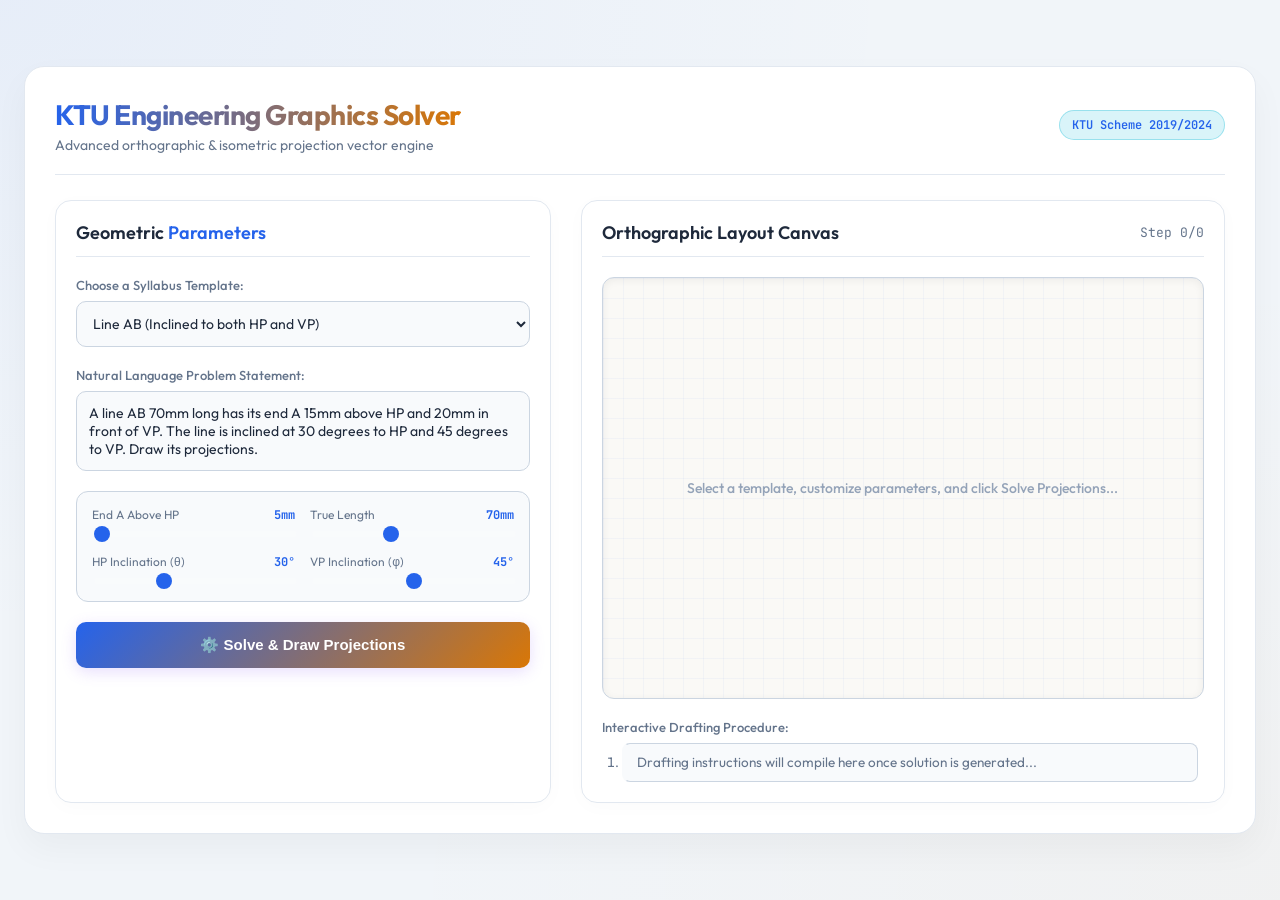
<file: index.html>
<!DOCTYPE html>
<html lang="en">
<head>
    <meta charset="UTF-8">
    <meta name="viewport" content="width=device-width, initial-scale=1.0">
    <title>Redirecting...</title>
    <meta http-equiv="refresh" content="0; url=frontend/index.html" />
    <style>
        body {
            font-family: Arial, sans-serif;
            display: flex;
            justify-content: center;
            align-items: center;
            height: 100vh;
            margin: 0;
            background-color: #f1f5f9;
            color: #1e293b;
        }
        .container {
            text-align: center;
            padding: 20px;
            background: white;
            border-radius: 12px;
            box-shadow: 0 4px 12px rgba(0,0,0,0.05);
        }
        a {
            color: #2563eb;
            text-decoration: none;
            font-weight: bold;
        }
        a:hover {
            text-decoration: underline;
        }
    </style>
</head>
<body>
    <div class="container">
        <h2>Redirecting to KTU Engineering Graphics Solver...</h2>
        <p>If you are not redirected automatically, <a href="frontend/index.html">click here</a>.</p>
    </div>
</body>
</html>
</file>
<file: frontend/index.css>
@import url('https://fonts.googleapis.com/css2?family=Outfit:wght@300;400;500;600;700&family=JetBrains+Mono:wght@400;500&display=swap');

:root {
    --bg-app: #f1f5f9;
    --bg-surface: #ffffff;
    --border-color: #e2e8f0;
    --primary: #2563eb; /* Engineering Blue */
    --primary-glow: rgba(37, 99, 235, 0.12);
    --success: #059669;
    --success-glow: rgba(5, 150, 105, 0.08);
    --accent: #d97706; /* Drafting Amber */
    --text-main: #1e293b;
    --text-muted: #64748b;
    --font-outfit: 'Outfit', sans-serif;
    --font-mono: 'JetBrains Mono', monospace;
}

body {
    font-family: var(--font-outfit);
    background-color: var(--bg-app);
    background-image: 
        radial-gradient(at 0% 0%, rgba(37, 99, 235, 0.05) 0, transparent 50%),
        radial-gradient(at 100% 100%, rgba(217, 119, 6, 0.03) 0, transparent 50%);
    color: var(--text-main);
    margin: 0;
    padding: 24px;
    min-height: 100vh;
    box-sizing: border-box;
    display: flex;
    justify-content: center;
    align-items: center;
}

.app-container {
    max-width: 1300px;
    width: 100%;
    background: var(--bg-surface);
    border: 1px solid var(--border-color);
    padding: 30px;
    border-radius: 20px;
    box-shadow: 0 15px 35px rgba(0, 0, 0, 0.04);
    display: flex;
    flex-direction: column;
    gap: 25px;
}

header {
    display: flex;
    justify-content: space-between;
    align-items: center;
    border-bottom: 1px solid var(--border-color);
    padding-bottom: 20px;
}

.logo-section h1 {
    margin: 0;
    font-size: 28px;
    font-weight: 700;
    letter-spacing: -0.5px;
    background: linear-gradient(to right, var(--primary), var(--accent));
    -webkit-background-clip: text;
    -webkit-text-fill-color: transparent;
}

.logo-section p {
    margin: 4px 0 0 0;
    font-size: 14px;
    color: var(--text-muted);
}

.badge {
    background: rgba(6, 182, 212, 0.15);
    border: 1px solid rgba(6, 182, 212, 0.3);
    color: var(--primary);
    padding: 6px 12px;
    border-radius: 9999px;
    font-size: 12px;
    font-weight: 600;
    font-family: var(--font-mono);
}

/* Topic Navigation */
.topic-selector {
    display: flex;
    flex-wrap: wrap;
    gap: 10px;
}

.topic-btn {
    background: rgba(255, 255, 255, 0.03);
    border: 1px solid var(--border-color);
    color: var(--text-muted);
    padding: 10px 18px;
    border-radius: 10px;
    cursor: pointer;
    font-weight: 500;
    font-size: 14px;
    transition: all 0.25s cubic-bezier(0.4, 0, 0.2, 1);
}

.topic-btn:hover {
    background: rgba(255, 255, 255, 0.08);
    border-color: rgba(255, 255, 255, 0.2);
    color: var(--text-main);
}

.topic-btn.active {
    background: var(--primary);
    border-color: var(--primary);
    color: white;
    box-shadow: 0 4px 15px var(--primary-glow);
}

/* Two Column Layout */
.main-grid {
    display: grid;
    grid-template-columns: 1fr 1.3fr;
    gap: 30px;
}

@media (max-width: 1024px) {
    .main-grid {
        grid-template-columns: 1fr;
    }
}

.panel {
    background: var(--bg-surface);
    border: 1px solid var(--border-color);
    border-radius: 16px;
    padding: 20px;
    display: flex;
    flex-direction: column;
    gap: 20px;
    box-shadow: 0 4px 20px rgba(0, 0, 0, 0.02);
}

.panel-header {
    display: flex;
    justify-content: space-between;
    align-items: center;
    border-bottom: 1px solid var(--border-color);
    padding-bottom: 12px;
}

.panel-header h2 {
    margin: 0;
    font-size: 18px;
    font-weight: 600;
    color: var(--text-main);
}

.panel-header h2 span {
    color: var(--primary);
}

/* Inputs & Form styling */
.input-group {
    display: flex;
    flex-direction: column;
    gap: 8px;
}

.input-group label {
    font-size: 13px;
    font-weight: 500;
    color: var(--text-muted);
}

textarea {
    background: #f8fafc;
    border: 1px solid #cbd5e1;
    color: var(--text-main);
    padding: 12px;
    border-radius: 10px;
    font-size: 14px;
    font-family: var(--font-outfit);
    resize: none;
    height: 80px;
    box-sizing: border-box;
    transition: border-color 0.2s;
}

textarea:focus {
    outline: none;
    border-color: var(--primary);
    box-shadow: 0 0 0 2px var(--primary-glow);
}

select {
    background: #f8fafc;
    border: 1px solid #cbd5e1;
    color: var(--text-main);
    padding: 12px;
    border-radius: 10px;
    font-size: 14px;
    font-family: var(--font-outfit);
    box-sizing: border-box;
    transition: border-color 0.2s;
    outline: none;
    cursor: pointer;
}

select:focus {
    border-color: var(--primary);
    box-shadow: 0 0 0 2px var(--primary-glow);
}

select option, select optgroup {
    background: #ffffff;
    color: var(--text-main);
}

/* Sliders section */
.parameters-section {
    display: grid;
    grid-template-columns: 1fr 1fr;
    gap: 15px;
    background: #f8fafc;
    padding: 15px;
    border-radius: 12px;
    border: 1px solid #cbd5e1;
}

.slider-container {
    display: flex;
    flex-direction: column;
    gap: 6px;
}

.slider-label {
    display: flex;
    justify-content: space-between;
    font-size: 12px;
    color: var(--text-muted);
}

.slider-label span:last-child {
    font-family: var(--font-mono);
    color: var(--primary);
    font-weight: bold;
}

input[type="range"] {
    -webkit-appearance: none;
    width: 100%;
    height: 6px;
    background: rgba(255, 255, 255, 0.1);
    border-radius: 3px;
    outline: none;
}

input[type="range"]::-webkit-slider-thumb {
    -webkit-appearance: none;
    width: 16px;
    height: 16px;
    border-radius: 50%;
    background: var(--primary);
    cursor: pointer;
    transition: transform 0.1s;
}

input[type="range"]::-webkit-slider-thumb:hover {
    transform: scale(1.2);
}

/* Templates Section */
.templates-list {
    display: flex;
    flex-direction: column;
    gap: 8px;
    max-height: 120px;
    overflow-y: auto;
    padding-right: 4px;
}

.template-item {
    background: rgba(255, 255, 255, 0.02);
    border: 1px solid var(--border-color);
    padding: 8px 12px;
    border-radius: 8px;
    font-size: 13px;
    cursor: pointer;
    color: var(--text-muted);
    transition: all 0.2s;
    text-overflow: ellipsis;
    white-space: nowrap;
    overflow: hidden;
}

.template-item:hover {
    background: rgba(59, 130, 246, 0.05);
    border-color: rgba(59, 130, 246, 0.2);
    color: var(--text-main);
}

/* Solver Button */
.solve-btn {
    background: linear-gradient(135deg, var(--primary), var(--accent));
    color: white;
    border: none;
    padding: 14px 20px;
    border-radius: 10px;
    font-size: 15px;
    font-weight: 600;
    cursor: pointer;
    transition: all 0.2s;
    display: flex;
    justify-content: center;
    align-items: center;
    gap: 10px;
    box-shadow: 0 4px 15px rgba(139, 92, 246, 0.2);
}

.solve-btn:hover {
    transform: translateY(-2px);
    box-shadow: 0 6px 20px rgba(139, 92, 246, 0.35);
}

.solve-btn:active {
    transform: translateY(0);
}

/* Steps list */
.steps-container {
    max-height: 250px;
    overflow-y: auto;
    padding-right: 6px;
}

ol.steps-list {
    margin: 0;
    padding-left: 20px;
    display: flex;
    flex-direction: column;
    gap: 10px;
}

ol.steps-list li {
    font-size: 13.5px;
    line-height: 1.6;
    color: var(--text-muted);
    padding: 8px 12px;
    border-radius: 8px;
    background: #f8fafc;
    border: 1px solid #cbd5e1;
    border-left: 3px solid transparent;
    transition: all 0.2s;
}

ol.steps-list li.active {
    background: var(--primary-glow);
    border-left-color: var(--primary);
    border-color: #cbd5e1;
    color: var(--text-main);
    font-weight: 500;
}

/* Drawing Area */
.canvas-panel {
    background: rgba(255, 255, 255, 0.01);
}

.drawing-area-wrapper {
    background-color: #faf9f6;
    border: 1px solid #cbd5e1;
    border-radius: 12px;
    overflow: hidden;
    position: relative;
    box-shadow: inset 0 2px 8px rgba(0, 0, 0, 0.06);
}

/* CAD Grid Background */
#drawing-area {
    width: 100%;
    min-height: 420px;
    display: flex;
    justify-content: center;
    align-items: center;
    background-image: 
        linear-gradient(rgba(37, 99, 235, 0.04) 1px, transparent 1px),
        linear-gradient(90deg, rgba(37, 99, 235, 0.04) 1px, transparent 1px);
    background-size: 20px 20px;
}

#drawing-area > span {
    color: #94a3b8;
    font-size: 14px;
    font-weight: 500;
}

/* SVG Drawing Sheet Styles */
#drawing-area svg {
    background-color: #faf9f6 !important;
    border: none !important;
}

#drawing-area svg line[stroke="black"], 
#drawing-area svg path[stroke="black"] {
    stroke: #1e293b !important; /* Graphite Dark */
    stroke-width: 1.5px !important;
}

#drawing-area svg text[fill="black"] {
    fill: #1e293b !important;
    font-weight: 600 !important;
}

#drawing-area svg line[stroke="blue"], 
#drawing-area svg polygon[stroke="blue"],
#drawing-area svg circle[stroke="blue"],
#drawing-area svg path[stroke="blue"] {
    stroke: #1d4ed8 !important; /* Top View - Deep Blue */
}

#drawing-area svg text[fill="blue"] {
    fill: #1d4ed8 !important;
    font-weight: bold !important;
}

#drawing-area svg line[stroke="red"], 
#drawing-area svg polygon[stroke="red"],
#drawing-area svg circle[stroke="red"],
#drawing-area svg path[stroke="red"] {
    stroke: #b91c1c !important; /* Front View - Crimson Red */
}

#drawing-area svg text[fill="red"] {
    fill: #b91c1c !important;
    font-weight: bold !important;
}

#drawing-area svg line[stroke="purple"],
#drawing-area svg text[fill="purple"] {
    stroke: #701a75 !important; /* Section Line - Dark Magenta */
}

#drawing-area svg text[fill="purple"] {
    fill: #701a75 !important;
    font-weight: bold !important;
}

#drawing-area svg line[stroke="green"],
#drawing-area svg polygon[stroke="green"],
#drawing-area svg text[fill="green"] {
    stroke: #047857 !important; /* True Shape - Dark Green */
}

#drawing-area svg text[fill="green"] {
    fill: #047857 !important;
    font-weight: bold !important;
}

#drawing-area svg line[stroke="#bdc3c7"],
#drawing-area svg line[stroke="#7f8c8d"],
#drawing-area svg line[stroke="#95a5a6"],
#drawing-area svg line[stroke="gray"],
#drawing-area svg line[stroke="#bdc3c7"] {
    stroke: #94a3b8 !important; /* Projectors - Light Graphite Gray */
    stroke-width: 0.75px !important;
    stroke-dasharray: 2, 2 !important;
}

#drawing-area svg circle[fill="black"],
#drawing-area svg circle[fill="red"],
#drawing-area svg circle[fill="blue"],
#drawing-area svg circle[fill="purple"],
#drawing-area svg circle[fill="#7f8c8d"],
#drawing-area svg circle[fill="#95a5a6"] {
    fill: #ffffff !important;
    stroke: #1e293b !important;
    stroke-width: 1.5px !important;
}

/* Player Timeline Controls */
.animation-controls {
    display: flex;
    align-items: center;
    justify-content: center;
    gap: 15px;
    background: #f8fafc;
    border: 1px solid #cbd5e1;
    padding: 10px 20px;
    border-radius: 12px;
}

.ctrl-btn {
    background: #ffffff;
    border: 1px solid #cbd5e1;
    color: var(--text-main);
    width: 36px;
    height: 36px;
    border-radius: 50%;
    cursor: pointer;
    display: flex;
    justify-content: center;
    align-items: center;
    transition: all 0.2s;
}

.ctrl-btn:hover {
    background: var(--primary);
    border-color: var(--primary);
    box-shadow: 0 0 10px var(--primary-glow);
}

.step-counter {
    font-family: var(--font-mono);
    font-size: 13px;
    color: var(--text-muted);
}

/* Technical Details Boxes */
.meta-grid {
    display: grid;
    grid-template-columns: 1fr 1fr;
    gap: 15px;
}

.meta-box {
    background: #f8fafc;
    border: 1px solid #cbd5e1;
    padding: 12px 16px;
    border-radius: 10px;
}

.meta-box h4 {
    margin: 0 0 8px 0;
    font-size: 12px;
    font-weight: 600;
    letter-spacing: 0.5px;
    text-transform: uppercase;
    color: var(--text-muted);
}

.meta-content {
    font-family: var(--font-mono);
    font-size: 12.5px;
    line-height: 1.5;
    color: var(--text-main);
}
</file>
